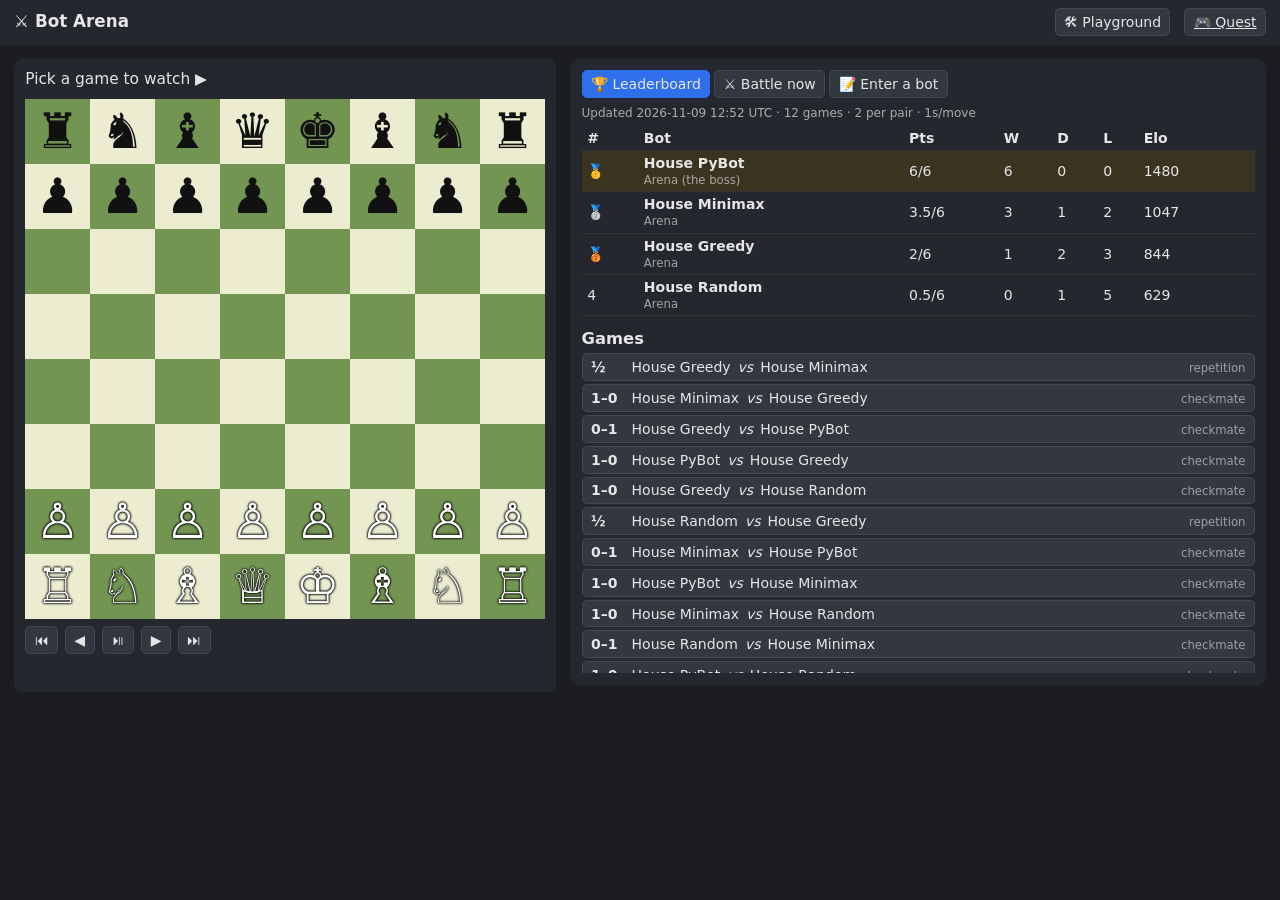
<file: arena.html>
<!DOCTYPE html>
<html lang="en">
<head>
<meta charset="utf-8">
<title>Bot Arena – Chess Bot Playground</title>
<meta name="viewport" content="width=device-width, initial-scale=1">
<link rel="stylesheet" href="css/style.css">
<link rel="stylesheet" href="css/arena.css">
</head>
<body>
<header><h1>⚔️ Bot Arena</h1><span id="status"></span>
  <a class="btn quest" href="index.html">🛠 Playground</a><a class="btn" href="learn.html">🎮 Quest</a></header>
<main class="arena">
  <section id="stage">
    <div id="vs">Pick a game to watch ▶</div>
    <div id="board"></div>
    <div class="bar" id="replay-bar">
      <button id="r-first" title="Start">⏮</button><button id="r-prev" title="Back">◀</button>
      <button id="r-play" title="Play / pause">⏯</button>
      <button id="r-next" title="Forward">▶</button><button id="r-last" title="End">⏭</button>
      <span id="r-ply"></span>
      <button id="r-live" hidden>📺 Back to live</button>
    </div>
    <div id="r-result"></div>
  </section>

  <section id="panel">
    <nav class="tabs"><button data-tab="official" class="on">🏆 Leaderboard</button><button data-tab="battle">⚔️ Battle now</button><button data-tab="enter">📝 Enter a bot</button></nav>

    <div id="tab-official" class="tab">
      <p class="tiny" id="o-info">Loading…</p>
      <table id="o-table" class="standings"></table>
      <h3>Games</h3>
      <div id="o-games" class="games"></div>
    </div>

    <div id="tab-battle" class="tab" hidden>
      <p class="tiny">Runs right here in your browser. Pick 2+ fighters.</p>
      <div id="fighters"></div>
      <div class="bar">
        <label class="btn">➕ Add .py files<input id="add" type="file" accept=".py" multiple hidden></label>
      </div>
      <div class="bar">
        <label>Games per pair <input id="b-games" type="number" min="1" max="20" value="2"></label>
        <label>Sec/move <input id="b-time" type="number" min="0.1" step="0.1" value="1"></label>
      </div>
      <div class="bar"><button id="b-start" class="primary">⚔️ Fight!</button><button id="b-stop" disabled>■ Stop</button><span id="b-progress"></span></div>
      <table id="b-table" class="standings"></table>
      <div id="b-list" class="games"></div>
      <div class="bar"><button id="b-pgn" disabled>⬇ PGN</button><button id="b-json" disabled>⬇ results.json</button></div>
      <pre id="log"></pre>
    </div>

    <div id="tab-enter" class="tab" hidden>
      <ol class="steps">
        <li>Build your bot in the <a href="index.html">Playground</a>. Press <b>⬇ .py</b>.</li>
        <li>Add 2 lines at the top:<pre># name: My Cool Bot
# author: Your Name</pre></li>
        <li>Put the file in the <code>bots/</code> folder on GitHub (pull request, or send it to the organiser).</li>
        <li>A robot checks it ✅. Once merged, the official tournament reruns and this leaderboard updates by itself.</li>
      </ol>
      <h3>📜 Rules</h3>
      <ul class="steps">
        <li>Python + <code>chess</code> only. No engines, no internet.</li>
        <li>Crash, illegal move or too slow = you lose that game.</li>
        <li>Win 1 · draw ½ · loss 0. After 100 moves it's a draw.</li>
        <li>Be ready to explain your bot! 🧠</li>
      </ul>
      <p class="tiny">Try it first: <b>⚔️ Battle now</b> → <b>➕ Add .py files</b> → fight the house bots.</p>
    </div>
  </section>
</main>
<script type="module" src="js/arena.js"></script>
</body>
</html>
</file>
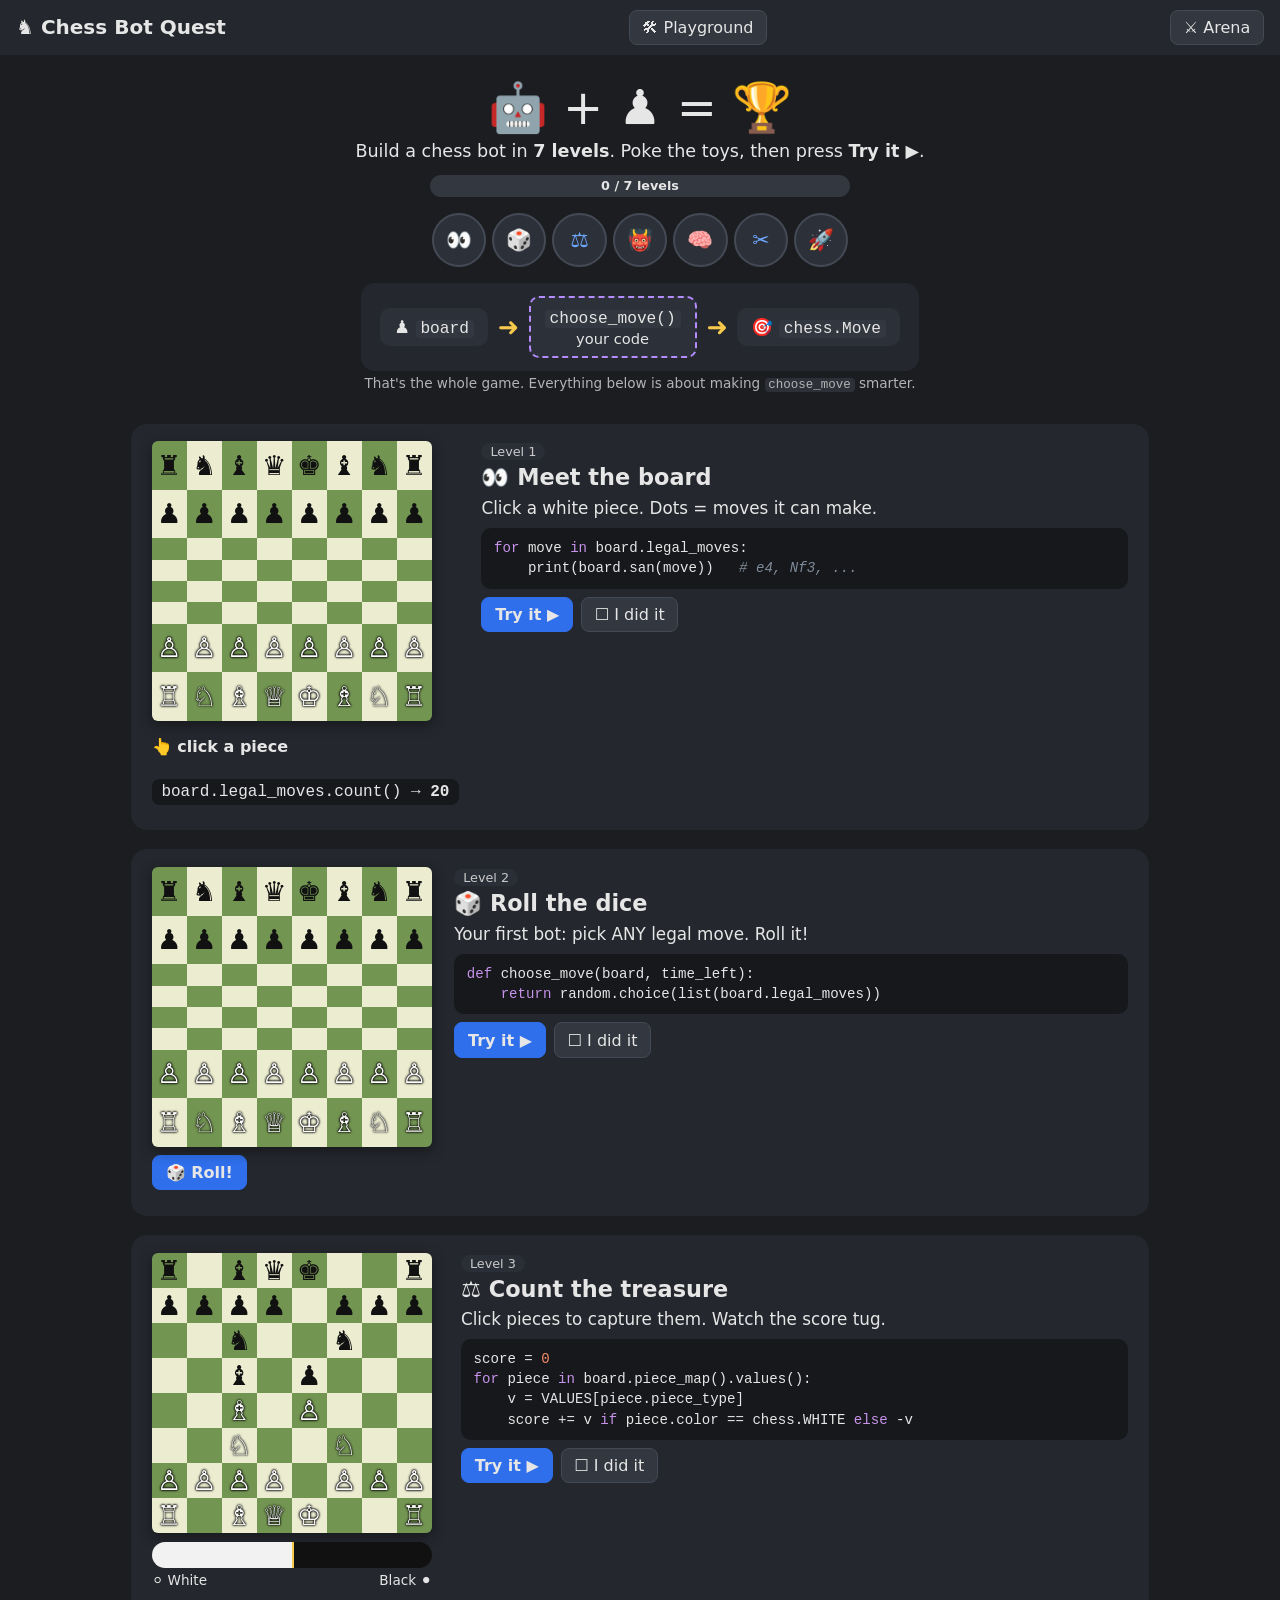
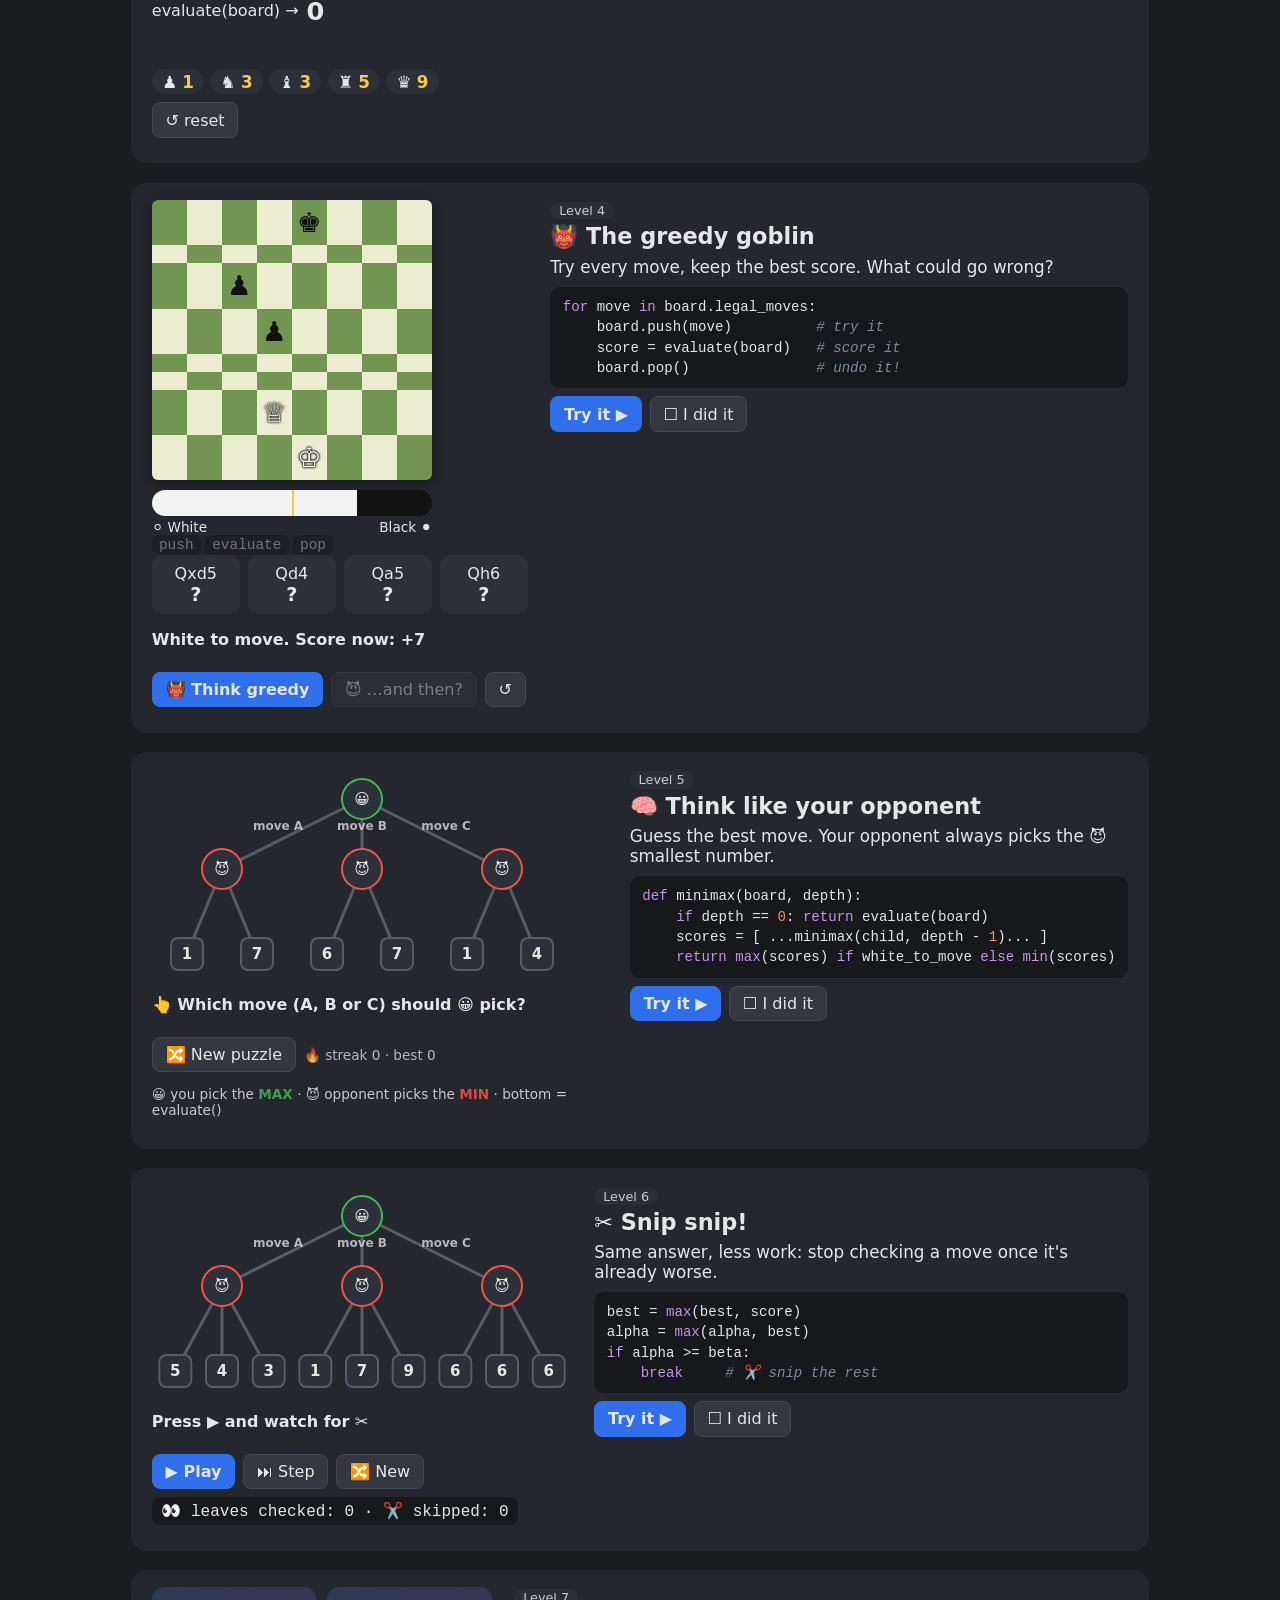
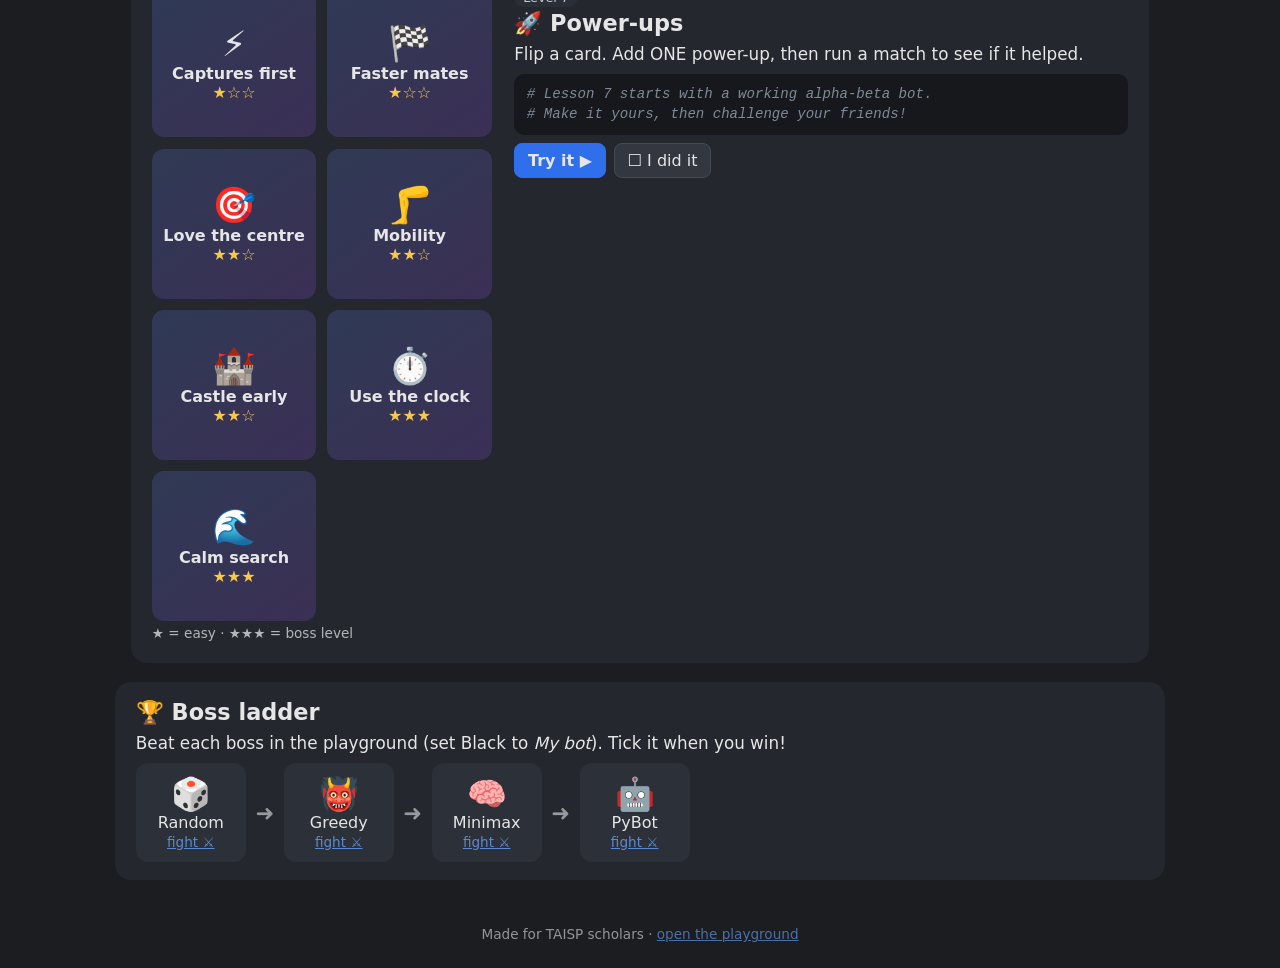
<file: learn.html>
<!DOCTYPE html>
<html lang="en">
<head>
<meta charset="utf-8">
<title>Chess Bot Quest – learn by playing</title>
<meta name="viewport" content="width=device-width, initial-scale=1">
<link rel="stylesheet" href="css/learn.css">
</head>
<body>
<header>
  <h1>♞ Chess Bot Quest</h1>
  <a class="btn" href="index.html">🛠 Playground</a> <a class="btn" href="arena.html">⚔️ Arena</a>
</header>

<section id="hero">
  <div class="hero-big">🤖 + ♟ = 🏆</div>
  <p>Build a chess bot in <b>7 levels</b>. Poke the toys, then press <b>Try it ▶</b>.</p>
  <div id="xp"><div id="xpfill"></div><span id="xptext">0 / 7</span></div>
  <nav id="map"></nav>
</section>

<section class="api">
  <div class="api-card">
    <div class="api-in">♟ <code>board</code></div>
    <div class="api-arrow">➜</div>
    <div class="api-fn"><code>choose_move()</code><br><small>your code</small></div>
    <div class="api-arrow">➜</div>
    <div class="api-out">🎯 <code>chess.Move</code></div>
  </div>
  <p class="tiny">That's the whole game. Everything below is about making <code>choose_move</code> smarter.</p>
</section>

<main id="levels"></main>

<section id="bosses" class="level">
  <h2>🏆 Boss ladder</h2>
  <p class="mission">Beat each boss in the playground (set Black to <i>My bot</i>). Tick it when you win!</p>
  <div id="ladder"></div>
</section>

<footer>Made for TAISP scholars · <a href="index.html">open the playground</a></footer>
<div id="fx"></div>
<script type="module" src="js/learn.js"></script>
</body>
</html>
</file>
<file: css/style.css>
:root { --bg:#1b1d21; --panel:#24272d; --fg:#e6e6e6; --accent:#6ea8fe; --light:#ebecd0; --dark:#739552; }
* { box-sizing: border-box; }
body { margin:0; background:var(--bg); color:var(--fg); font:14px system-ui,sans-serif; }
header { display:flex; gap:1em; align-items:baseline; padding:.6em 1em; background:var(--panel); }
h1 { margin:0; font-size:1.2em; } h3 { margin:.8em 0 .3em; }
#status { opacity:.7; }
main { display:grid; grid-template-columns: minmax(320px,1fr) auto minmax(220px,300px); gap:1em; padding:1em; align-items:start; }
@media (max-width:1100px){ main{ grid-template-columns:1fr; } }
section { background:var(--panel); padding:.8em; border-radius:8px; }
.bar { display:flex; flex-wrap:wrap; gap:.5em; align-items:center; margin:.5em 0; }
button, .btn, select, input { background:#33373f; color:var(--fg); border:1px solid #444a55; border-radius:5px; padding:.35em .6em; font:inherit; }
button, .btn { cursor:pointer; } button:hover, .btn:hover { border-color:var(--accent); }
button.primary { background:#2f6feb; border-color:#2f6feb; }
button:disabled { opacity:.5; cursor:default; }
.CodeMirror { height:480px; border-radius:5px; font-size:13px; }
.hint { opacity:.7; font-size:12px; } code { background:#33373f; padding:0 .25em; border-radius:3px; }
a { color:var(--accent); }
.board { position:relative; display:grid; grid-template-columns:repeat(8,minmax(0,1fr)); grid-template-rows:repeat(8,minmax(0,1fr)); width:min(520px,90vw); aspect-ratio:1; user-select:none; }
.sq { overflow:hidden; min-width:0; min-height:0; display:flex; align-items:center; justify-content:center; position:relative; font-size:calc(min(520px,90vw)/8*.75); line-height:1; cursor:pointer; }
.light { background:var(--light); } .dark { background:var(--dark); }
.pc.w { color:#fff; text-shadow:0 0 2px #000,0 0 2px #000,0 0 3px #000; } .pc.b { color:#111; }
.sel { box-shadow: inset 0 0 0 4px #f6c84c; } .last { background-image:linear-gradient(#f6e05e66,#f6e05e66); }
.check { background-image:radial-gradient(#ff3b3bcc,#ff3b3b00 70%); }
.tgt::after { content:""; width:28%; height:28%; border-radius:50%; background:#0006; position:absolute; }
.cap { box-shadow: inset 0 0 0 4px #e5484d; }
.promo { position:absolute; top:calc(50% - 40px); left:50%; transform:translateX(-50%); display:flex; background:#222; padding:6px; border-radius:6px; z-index:5; }
.promo button { font-size:48px; background:#eee; color:#111; margin:2px; }
#banner { min-height:1.6em; margin-top:.5em; font-weight:600; }
#moves { max-height:220px; overflow:auto; font-family:monospace; line-height:1.6; }
#log { max-height:260px; overflow:auto; background:#16181b; padding:.5em; border-radius:5px; white-space:pre-wrap; font-size:12px; margin:0; }
.err { color:#ff8585; }
#help{background:#2a2f36;padding:.4em .8em;margin:.4em 0;border-radius:4px;font-size:.9em}
header .quest{margin-left:auto;text-decoration:none}
</file>
<file: css/arena.css>
main.arena { grid-template-columns: auto minmax(320px, 1fr); }
@media (max-width:900px){ main.arena{ grid-template-columns:1fr; } }
#vs { font-size:1.1em; margin-bottom:.5em; min-height:1.4em; }
#r-ply { opacity:.7; font-variant-numeric:tabular-nums; }
#r-result { font-weight:600; min-height:1.4em; }
.tabs { display:flex; gap:.3em; margin-bottom:.6em; flex-wrap:wrap; }
.tabs button.on { background:#2f6feb; border-color:#2f6feb; }
.tiny { opacity:.7; font-size:12px; margin:.3em 0; }
table.standings { width:100%; border-collapse:collapse; margin:.4em 0; }
.standings th, .standings td { padding:.3em .4em; text-align:left; border-bottom:1px solid #333; }
.standings tr:nth-child(2) td { background:#3a3320; }
.standings small { opacity:.65; }
.standings .broken td { color:#ff8585; }
.warn { cursor:help; }
.games { display:flex; flex-direction:column; gap:3px; max-height:320px; overflow:auto; }
.game { text-align:left; display:flex; gap:.5em; align-items:baseline; }
.game .res { min-width:2.4em; font-weight:700; }
.game small { margin-left:auto; opacity:.6; }
.game.live { border-color:#e5484d; }
#fighters { display:flex; flex-wrap:wrap; gap:.3em; }
.fighter { background:#33373f; border:1px solid #444a55; border-radius:5px; padding:.3em .6em; cursor:pointer; }
.tag { opacity:.6; font-size:11px; } .tag.official { color:#f6c84c; opacity:.9; }
.bar input[type=number] { width:4em; }
.steps li { margin:.4em 0; } .steps pre { background:#16181b; padding:.4em; border-radius:5px; margin:.3em 0; }
#log { max-height:160px; overflow:auto; background:#16181b; padding:.5em; border-radius:5px; white-space:pre-wrap; font-size:12px; margin:.4em 0 0; }
#log:empty { display:none; }
</file>
<file: css/learn.css>
:root { --bg:#1b1d21; --panel:#24272d; --panel2:#2c3038; --fg:#e6e6e6; --accent:#6ea8fe; --light:#ebecd0; --dark:#739552;
  --good:#3fb950; --bad:#f85149; --gold:#f6c84c; --purple:#b48cff; }
* { box-sizing:border-box; }
body { margin:0; background:var(--bg); color:var(--fg); font:16px system-ui,sans-serif; }
header { display:flex; justify-content:space-between; align-items:center; padding:.6em 1em; background:var(--panel); position:sticky; top:0; z-index:10; }
h1 { margin:0; font-size:1.25em; } h2 { margin:0 0 .3em; font-size:1.4em; }
a { color:var(--accent); }
.btn, button { background:#33373f; color:var(--fg); border:1px solid #444a55; border-radius:8px; padding:.45em .8em; font:inherit; cursor:pointer; text-decoration:none; display:inline-block; }
.btn:hover, button:hover { border-color:var(--accent); }
button.go, .btn.go { background:#2f6feb; border-color:#2f6feb; font-weight:600; }
button.done { background:#23462b; border-color:var(--good); }
button:disabled { opacity:.45; cursor:default; }
code { background:#33373f; padding:0 .3em; border-radius:4px; font-size:.92em; }
.tiny { font-size:.85em; opacity:.75; margin:.3em 0; }

#hero { text-align:center; padding:1.5em 1em .5em; }
.hero-big { font-size:3em; }
#hero p { margin:.3em 0 .8em; font-size:1.1em; }
#xp { position:relative; width:min(420px,90vw); height:22px; margin:0 auto; background:#33373f; border-radius:11px; overflow:hidden; }
#xpfill { height:100%; width:0; background:linear-gradient(90deg,#2f6feb,var(--purple)); transition:width .6s; }
#xptext { position:absolute; inset:0; font-size:.8em; line-height:22px; font-weight:700; }
#map { display:flex; justify-content:center; gap:.4em; flex-wrap:wrap; margin-top:1em; }
#map a { width:2.6em; height:2.6em; border-radius:50%; background:var(--panel2); display:flex; align-items:center; justify-content:center; font-size:1.3em; text-decoration:none; border:2px solid #444a55; }
#map a.ok { border-color:var(--good); background:#23462b; }

.api { text-align:center; padding:.5em 1em; }
.api-card { display:inline-flex; gap:.6em; align-items:center; background:var(--panel); padding:.8em 1.2em; border-radius:14px; flex-wrap:wrap; justify-content:center; }
.api-in,.api-out,.api-fn { background:var(--panel2); padding:.5em .8em; border-radius:10px; font-size:1.1em; }
.api-fn { border:2px dashed var(--purple); }
.api-arrow { font-size:1.6em; color:var(--gold); }

main { max-width:1050px; margin:0 auto; padding:0 1em; }
.level { background:var(--panel); border-radius:16px; padding:1.1em 1.3em; margin:1.2em auto; max-width:1050px; display:grid; grid-template-columns:auto 1fr; gap:1.4em; align-items:start; scroll-margin-top:4em; }
#bosses { display:block; }
@media (max-width:760px){ .level { grid-template-columns:1fr; } }
.lvl-tag { display:inline-block; background:var(--panel2); border-radius:20px; padding:.1em .7em; font-size:.8em; opacity:.85; margin-bottom:.3em; }
.mission { font-size:1.05em; margin:.2em 0 .6em; }
.toy { min-width:260px; }
.row { display:flex; gap:.5em; flex-wrap:wrap; align-items:center; margin:.5em 0; }
pre.code { background:#16181b; padding:.7em .9em; border-radius:10px; overflow:auto; font-size:.88em; line-height:1.45; margin:.5em 0; }
.kw { color:#c792ea; } .cm { color:#7f8a99; font-style:italic; } .nu { color:#f78c6c; } .st { color:#c3e88d; }
.chip { display:inline-block; background:#16181b; border-radius:8px; padding:.25em .6em; font-family:monospace; }
.say { min-height:1.6em; font-weight:600; }

/* mini board */
.mb { position:relative; display:grid; grid-template-columns:repeat(8,1fr); width:min(280px,80vw); aspect-ratio:1; border-radius:6px; overflow:hidden; user-select:none; box-shadow:0 4px 14px #0006; }
.mb .sq { display:flex; align-items:center; justify-content:center; font-size:calc(min(280px,80vw)/8*.78); line-height:1; position:relative; cursor:pointer; }
.mb .l { background:var(--light); } .mb .d { background:var(--dark); }
.mb .w { color:#fff; text-shadow:0 0 2px #000,0 0 2px #000,0 0 3px #000; } .mb .b { color:#111; }
.mb .sel { box-shadow:inset 0 0 0 4px var(--gold); }
.mb .dot::after { content:""; width:30%; height:30%; border-radius:50%; background:#0007; position:absolute; }
.mb .hit { box-shadow:inset 0 0 0 4px var(--bad); }
.mb svg { position:absolute; inset:0; width:100%; height:100%; pointer-events:none; }
.mb .pop { animation:pop .35s; }
@keyframes pop { 0%{transform:scale(1.6)} 100%{transform:scale(1)} }
.shake { animation:shake .4s; }
@keyframes shake { 25%{transform:translateX(-5px)} 75%{transform:translateX(5px)} }

/* tug of war */
.tug { position:relative; width:min(280px,80vw); height:26px; background:#111; border-radius:13px; overflow:hidden; margin:.6em 0 .2em; }
.tug .wside { position:absolute; left:0; top:0; bottom:0; background:#f2f2f2; transition:width .45s; }
.tug .mid { position:absolute; left:50%; top:-2px; bottom:-2px; width:2px; background:var(--gold); }
.tug-label { width:min(280px,80vw); display:flex; justify-content:space-between; font-size:.85em; }
.score-big { font-size:1.6em; font-weight:800; }
.pos { color:var(--good); } .neg { color:var(--bad); }
.coins { display:flex; gap:.4em; flex-wrap:wrap; }
.coin { background:var(--panel2); border-radius:20px; padding:.15em .6em; font-size:1.05em; }
.coin b { color:var(--gold); }
.tray { min-height:1.6em; font-size:1.4em; letter-spacing:.1em; }

/* candidate cards (greedy) */
.cands { display:flex; gap:.5em; flex-wrap:wrap; }
.cand { background:var(--panel2); border:2px solid transparent; border-radius:10px; padding:.4em .7em; min-width:5.5em; text-align:center; transition:all .25s; }
.cand .s { font-weight:800; font-size:1.2em; }
.cand.now { border-color:var(--accent); transform:translateY(-3px); }
.cand.best { border-color:var(--gold); background:#3d3417; }
.stepper { display:flex; gap:.3em; font-family:monospace; font-size:.9em; }
.stepper span { padding:.15em .5em; border-radius:6px; background:#16181b; opacity:.4; transition:all .2s; }
.stepper span.on { opacity:1; background:var(--accent); color:#000; font-weight:700; }

/* trees */
svg.tree { width:min(420px,88vw); height:auto; display:block; }
svg.tree text { fill:var(--fg); font:bold 15px system-ui; text-anchor:middle; dominant-baseline:central; }
svg.tree .edge { stroke:#555c68; stroke-width:3; transition:stroke .3s; }
svg.tree .edge.win { stroke:var(--gold); stroke-width:5; }
svg.tree .node { fill:var(--panel2); stroke:#555c68; stroke-width:2; transition:all .3s; }
svg.tree .node.max { stroke:var(--good); } svg.tree .node.min { stroke:var(--bad); }
svg.tree .node.lit { fill:#2f6feb; } svg.tree .node.win { fill:#6b5512; stroke:var(--gold); stroke-width:3; }
svg.tree .node.cut { fill:#111; stroke:#333; } svg.tree text.cut { fill:#555; }
svg.tree .clickable { cursor:pointer; }
svg.tree .clickable:hover .node { stroke:var(--accent); stroke-width:4; }
svg.tree .lbl { font-size:12px; font-weight:600; opacity:.75; }
.legend { font-size:.85em; opacity:.85; }

/* power-up cards */
.cards { display:grid; grid-template-columns:repeat(auto-fill,minmax(150px,1fr)); gap:.7em; }
.card { perspective:600px; height:150px; cursor:pointer; }
.card .inner { position:relative; width:100%; height:100%; transition:transform .5s; transform-style:preserve-3d; }
.card.flip .inner { transform:rotateY(180deg); }
.card .front,.card .back { position:absolute; inset:0; backface-visibility:hidden; border-radius:12px; padding:.6em; display:flex; flex-direction:column; justify-content:center; align-items:center; text-align:center; }
.card .front { background:linear-gradient(145deg,#2f3a55,#3b2f55); }
.card .front .e { font-size:2.2em; } .card .front .n { font-weight:700; } .card .front .st { color:var(--gold); }
.card .back { background:#16181b; transform:rotateY(180deg); font-size:.78em; font-family:monospace; text-align:left; align-items:flex-start; white-space:pre-wrap; }

/* bosses */
#ladder { display:flex; gap:.6em; flex-wrap:wrap; align-items:center; }
.boss { background:var(--panel2); border-radius:12px; padding:.6em .9em; text-align:center; cursor:pointer; border:2px solid transparent; min-width:110px; }
.boss .e { font-size:2em; } .boss.beat { border-color:var(--gold); background:#3d3417; }
.boss.beat .e::after { content:" ✅"; font-size:.6em; }
.ladder-arrow { font-size:1.4em; opacity:.6; }

footer { text-align:center; opacity:.6; padding:2em 1em; font-size:.85em; }
#fx { position:fixed; inset:0; pointer-events:none; overflow:hidden; z-index:50; }
#fx span { position:absolute; font-size:1.8em; animation:fly 1.2s ease-out forwards; }
@keyframes fly { to { transform:translate(var(--dx),var(--dy)) rotate(var(--r)); opacity:0; } }
</file>
